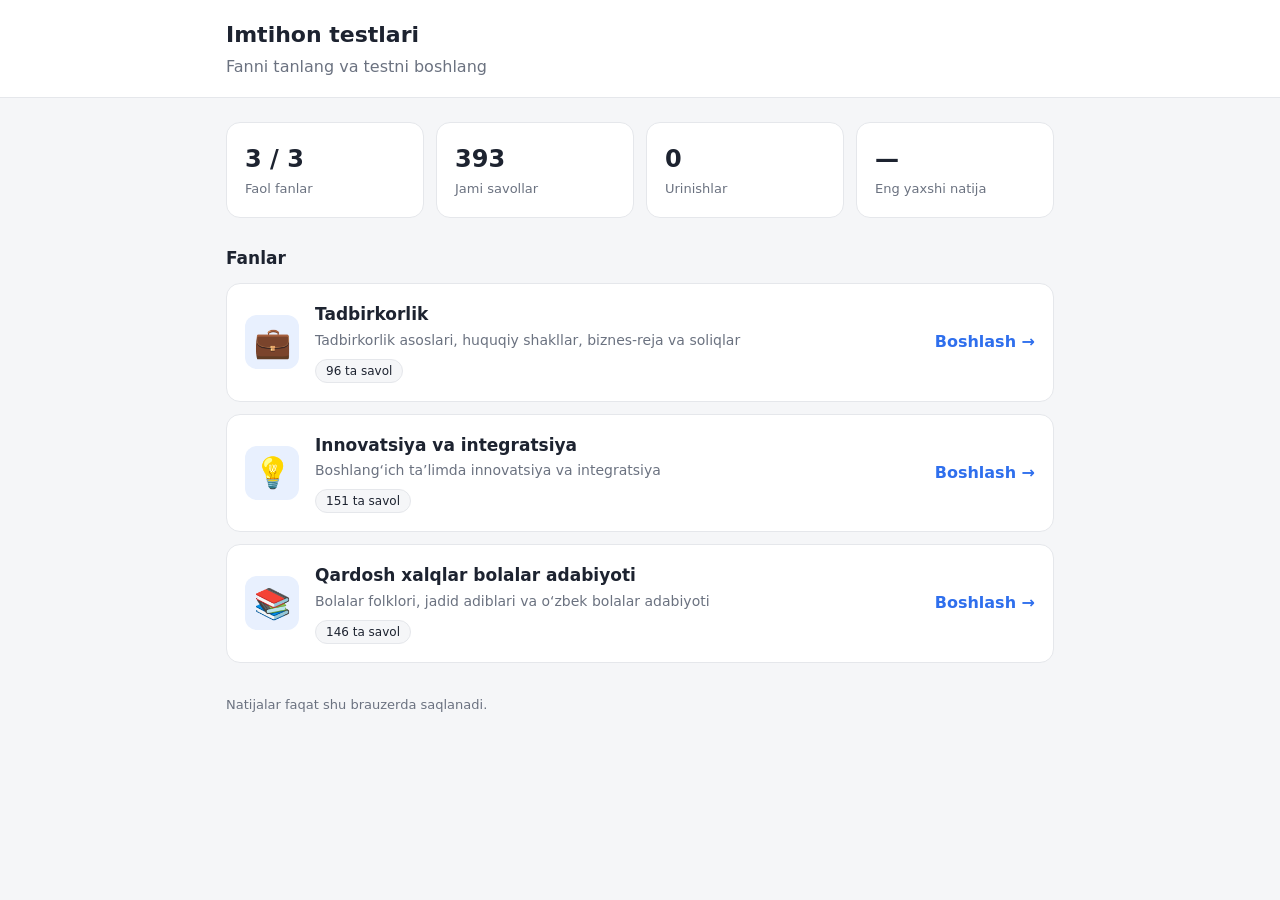
<file: index.html>
<!DOCTYPE html>
<html lang="uz">
<head>
<meta charset="UTF-8">
<meta name="viewport" content="width=device-width, initial-scale=1">
<title>Imtihon testlari — Dashboard</title>
<link rel="stylesheet" href="assets/style.css">
</head>
<body>
<header class="top">
  <div class="wrap">
    <h1>Imtihon testlari</h1>
    <p class="muted">Fanni tanlang va testni boshlang</p>
  </div>
</header>
<main class="wrap">
  <section id="stats" class="stats"></section>
  <h2 class="section-title">Fanlar</h2>
  <section id="subjects" class="grid"></section>
</main>
<footer class="wrap foot muted">Natijalar faqat shu brauzerda saqlanadi.</footer>
<script src="data/subjects.js"></script>
<script src="assets/dashboard.js"></script>
</body>
</html>
</file>
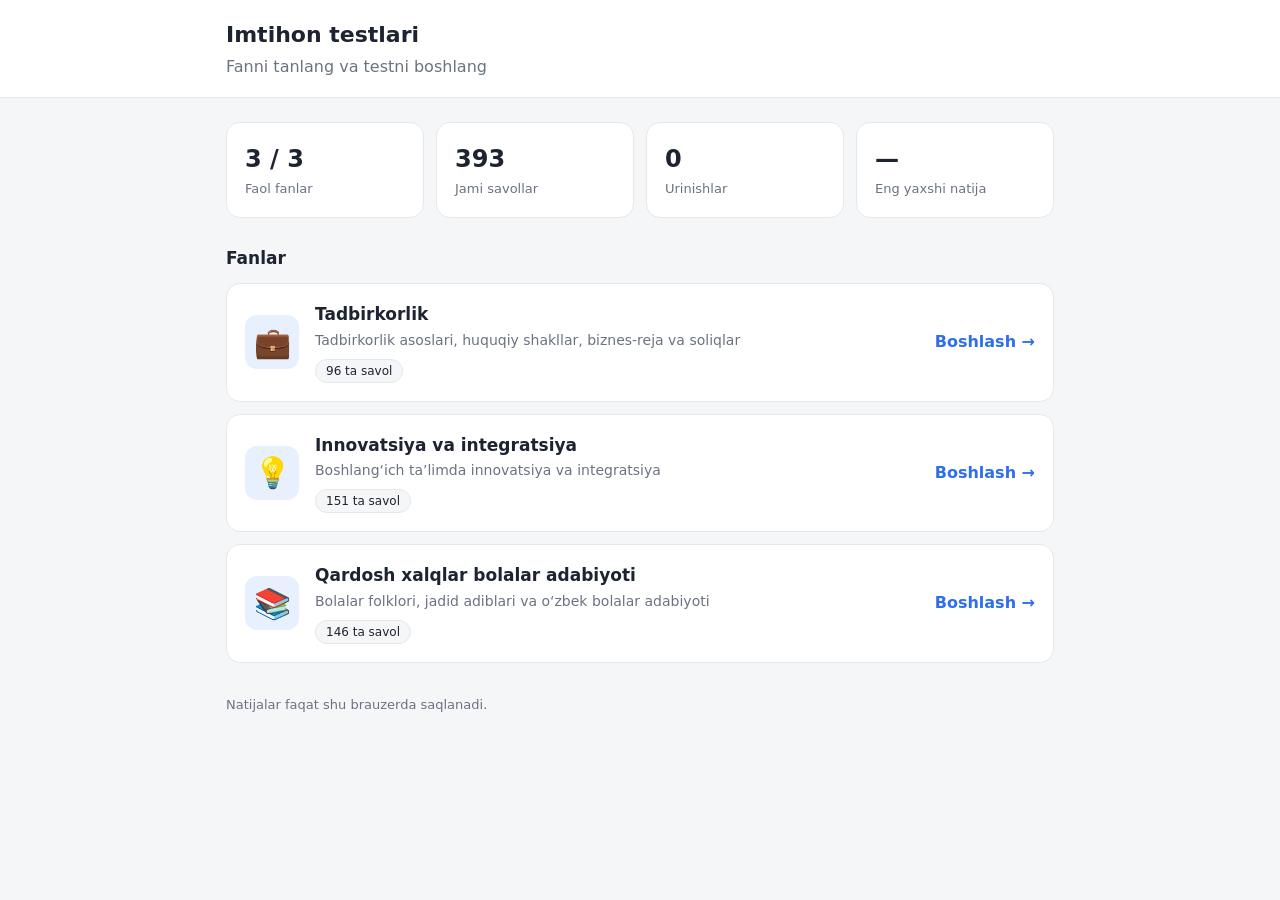
<file: test.html>
<!DOCTYPE html>
<html lang="uz">
<head>
<meta charset="UTF-8">
<meta name="viewport" content="width=device-width, initial-scale=1">
<title>Test</title>
<link rel="stylesheet" href="assets/style.css">
</head>
<body class="protected">
<header class="top">
  <div class="wrap top-row">
    <a href="index.html" class="back">← Dashboard</a>
    <h1 id="title">Test</h1>
    <div id="timer" class="timer hidden"></div>
  </div>
</header>
<main class="wrap">

  <!-- Sozlamalar -->
  <section id="setup" class="card setup">
    <h2>Test sozlamalari</h2>
    <p class="muted" id="setup-info"></p>
    <label>Savollar soni
      <select id="opt-count"></select>
    </label>
    <label>Vaqt chegarasi
      <select id="opt-time">
        <option value="0">Cheklanmagan</option>
        <option value="15">15 daqiqa</option>
        <option value="30">30 daqiqa</option>
        <option value="45">45 daqiqa</option>
        <option value="60">60 daqiqa</option>
      </select>
    </label>
    <label class="check"><input type="checkbox" id="opt-shuffle-q" checked> Savollarni aralashtirish</label>
    <label class="check"><input type="checkbox" id="opt-shuffle-o" checked> Javob variantlarini aralashtirish</label>
    <button id="start" class="btn primary">Testni boshlash</button>
  </section>

  <!-- Test -->
  <section id="quiz" class="hidden">
    <div class="progress-row">
      <span id="counter"></span>
      <span><span class="dot ok"></span><b id="live-ok">0</b> to'g'ri &nbsp; <span class="dot bad"></span><b id="live-bad">0</b> xato</span>
    </div>
    <div class="bar"><div id="bar-fill"></div></div>
    <article class="card question">
      <h2 id="q-text"></h2>
      <div id="options" class="options"></div>
      <div id="feedback" class="feedback hidden"></div>
    </article>
    <div class="nav-row">
      <button id="prev" class="btn">← Oldingi</button>
      <button id="finish" class="btn danger">Yakunlash</button>
      <button id="next" class="btn primary">Keyingi →</button>
    </div>
    <div id="palette" class="palette"></div>
  </section>

  <!-- Natija -->
  <section id="result" class="hidden">
    <div class="card result-card">
      <div id="score-ring" class="ring"><span id="score-pct"></span></div>
      <div>
        <h2 id="score-title"></h2>
        <div class="chips big">
          <span class="chip ok">To'g'ri: <b id="r-ok"></b></span>
          <span class="chip bad">Xato: <b id="r-bad"></b></span>
          <span class="chip">Javobsiz: <b id="r-skip"></b></span>
          <span class="chip">Vaqt: <b id="r-time"></b></span>
        </div>
        <div class="btns">
          <button id="retry" class="btn primary">Qaytadan</button>
          <button id="retry-wrong" class="btn">Faqat xatolarni ishlash</button>
          <a href="index.html" class="btn">Dashboard</a>
        </div>
      </div>
    </div>
    <div class="filter-row">
      <h2 class="section-title">Javoblar tahlili</h2>
      <div class="tabs">
        <button data-f="all" class="tab active">Hammasi</button>
        <button data-f="bad" class="tab">Xatolar</button>
        <button data-f="skip" class="tab">Javobsiz</button>
      </div>
    </div>
    <div id="review"></div>
  </section>
</main>
<script src="assets/protect.js"></script>
<script src="data/subjects.js"></script>
<script src="assets/test.js"></script>
</body>
</html>
</file>
<file: assets/style.css>
:root {
  --bg: #f5f6f8; --card: #fff; --text: #1d2330; --muted: #6b7280; --line: #e5e7eb;
  --accent: #2f6fed; --accent-soft: #e8f0fe;
  --ok: #16a34a; --ok-soft: #e7f6ec; --bad: #dc2626; --bad-soft: #fdecec; --warn-soft: #fff6e0;
  --radius: 14px;
}
@media (prefers-color-scheme: dark) {
  :root {
    --bg: #0f1218; --card: #171b23; --text: #e7e9ee; --muted: #9aa1ad; --line: #2a303b;
    --accent: #5b8dff; --accent-soft: #1d2a45;
    --ok: #34c06a; --ok-soft: #13291c; --bad: #f05252; --bad-soft: #321718; --warn-soft: #33290f;
  }
}
* { box-sizing: border-box; }
body { margin: 0; font-family: system-ui, -apple-system, "Segoe UI", Roboto, sans-serif; background: var(--bg); color: var(--text); line-height: 1.5; }
a { color: inherit; text-decoration: none; }
.wrap { max-width: 860px; margin: 0 auto; padding: 0 16px; }
.hidden { display: none !important; }
.muted { color: var(--muted); }
.top { background: var(--card); border-bottom: 1px solid var(--line); padding: 18px 0; margin-bottom: 24px; position: sticky; top: 0; z-index: 5; }
.top h1 { margin: 0; font-size: 22px; }
.top p { margin: 4px 0 0; }
.top-row { display: flex; align-items: center; gap: 16px; }
.top-row h1 { flex: 1; font-size: 19px; }
.back { color: var(--accent); font-weight: 600; white-space: nowrap; }
.timer { font-variant-numeric: tabular-nums; font-weight: 700; background: var(--accent-soft); color: var(--accent); padding: 4px 12px; border-radius: 99px; }
.timer.warn { background: var(--bad-soft); color: var(--bad); }
.card { background: var(--card); border: 1px solid var(--line); border-radius: var(--radius); padding: 18px; }
.section-title { font-size: 17px; margin: 28px 0 12px; }

/* Dashboard */
.stats { display: grid; grid-template-columns: repeat(4, 1fr); gap: 12px; }
.stat { display: flex; flex-direction: column; gap: 2px; }
.stat b { font-size: 24px; }
.stat span { font-size: 13px; }
.grid { display: grid; gap: 12px; }
.subject { display: flex; align-items: center; gap: 16px; transition: border-color .15s, transform .15s; }
a.subject:hover { border-color: var(--accent); transform: translateY(-1px); }
.subject.disabled { opacity: .55; }
.subj-icon { font-size: 30px; width: 54px; height: 54px; display: grid; place-items: center; background: var(--accent-soft); border-radius: 12px; flex: none; }
.subj-body { flex: 1; }
.subj-body h3 { margin: 0; font-size: 17px; }
.subj-body p { margin: 2px 0 8px; font-size: 14px; }
.go { color: var(--accent); font-weight: 600; white-space: nowrap; }
.chips { display: flex; flex-wrap: wrap; gap: 6px; }
.chip { font-size: 12px; padding: 2px 10px; border-radius: 99px; background: var(--bg); border: 1px solid var(--line); }
.chip.ok { background: var(--ok-soft); color: var(--ok); border-color: transparent; }
.chip.bad { background: var(--bad-soft); color: var(--bad); border-color: transparent; }
.chips.big .chip { font-size: 14px; padding: 4px 12px; }
.foot { padding: 32px 16px; font-size: 13px; }

/* Setup */
.setup { display: flex; flex-direction: column; gap: 14px; max-width: 520px; }
.setup h2 { margin: 0; }
.setup p { margin: 0; }
.setup label { display: flex; flex-direction: column; gap: 4px; font-weight: 600; font-size: 14px; }
.setup label.check { flex-direction: row; align-items: center; gap: 8px; font-weight: 400; }
select { font: inherit; padding: 8px 10px; border-radius: 10px; border: 1px solid var(--line); background: var(--card); color: var(--text); }

/* Buttons */
.btn { font: inherit; font-weight: 600; padding: 10px 18px; border-radius: 10px; border: 1px solid var(--line); background: var(--card); color: var(--text); cursor: pointer; display: inline-block; text-align: center; }
.btn:hover:not(:disabled) { border-color: var(--accent); }
.btn:disabled { opacity: .4; cursor: default; }
.btn.primary { background: var(--accent); border-color: var(--accent); color: #fff; }
.btn.danger { color: var(--bad); }
.btns { display: flex; flex-wrap: wrap; gap: 8px; margin-top: 14px; }

/* Quiz */
.progress-row { display: flex; justify-content: space-between; font-size: 14px; margin-bottom: 6px; }
.dot { display: inline-block; width: 9px; height: 9px; border-radius: 50%; margin-right: 3px; }
.dot.ok { background: var(--ok); } .dot.bad { background: var(--bad); }
.bar { height: 6px; background: var(--line); border-radius: 99px; overflow: hidden; margin-bottom: 16px; }
#bar-fill { height: 100%; width: 0; background: var(--accent); transition: width .25s; }
.question h2 { font-size: 18px; margin: 0 0 16px; font-weight: 600; }
.options { display: flex; flex-direction: column; gap: 10px; }
.opt { font: inherit; text-align: left; display: flex; gap: 12px; align-items: flex-start; padding: 12px 14px; border-radius: 12px; border: 1.5px solid var(--line); background: var(--card); color: var(--text); cursor: pointer; transition: border-color .12s, background .12s; }
.opt:hover:not(:disabled) { border-color: var(--accent); background: var(--accent-soft); }
.opt:disabled { cursor: default; }
.letter { flex: none; width: 26px; height: 26px; border-radius: 50%; display: grid; place-items: center; font-size: 13px; font-weight: 700; background: var(--bg); border: 1px solid var(--line); }
.opt.correct { border-color: var(--ok); background: var(--ok-soft); }
.opt.correct .letter { background: var(--ok); color: #fff; border-color: var(--ok); }
.opt.wrong { border-color: var(--bad); background: var(--bad-soft); }
.opt.wrong .letter { background: var(--bad); color: #fff; border-color: var(--bad); }
.opt:disabled:not(.correct):not(.wrong) { opacity: .6; }
.feedback { margin-top: 14px; padding: 10px 14px; border-radius: 10px; font-weight: 600; }
.feedback.ok { background: var(--ok-soft); color: var(--ok); }
.feedback.bad { background: var(--bad-soft); color: var(--bad); }
.feedback.warn { background: var(--warn-soft); color: var(--text); font-weight: 500; }
.nav-row { display: flex; justify-content: space-between; gap: 8px; margin: 16px 0; }
.palette { display: grid; grid-template-columns: repeat(auto-fill, minmax(38px, 1fr)); gap: 6px; margin-bottom: 40px; }
.cell { font: inherit; font-size: 13px; height: 36px; border-radius: 8px; border: 1px solid var(--line); background: var(--card); color: var(--text); cursor: pointer; }
.cell.ok { background: var(--ok); color: #fff; border-color: var(--ok); }
.cell.bad { background: var(--bad); color: #fff; border-color: var(--bad); }
.cell.current { outline: 2px solid var(--accent); outline-offset: 1px; }

/* Result */
.result-card { display: flex; gap: 24px; align-items: center; }
.result-card h2 { margin: 0 0 10px; }
.ring { flex: none; width: 120px; height: 120px; border-radius: 50%; display: grid; place-items: center; position: relative; }
.ring::before { content: ""; position: absolute; inset: 12px; border-radius: 50%; background: var(--card); }
.ring span { position: relative; font-size: 26px; font-weight: 800; }
.filter-row { display: flex; justify-content: space-between; align-items: center; flex-wrap: wrap; gap: 8px; }
.tabs { display: flex; gap: 4px; }
.tab { font: inherit; font-size: 13px; padding: 6px 12px; border-radius: 8px; border: 1px solid var(--line); background: var(--card); color: var(--text); cursor: pointer; }
.tab.active { background: var(--accent); border-color: var(--accent); color: #fff; }
.rev { margin-bottom: 10px; border-left: 4px solid var(--line); }
.rev.ok { border-left-color: var(--ok); } .rev.bad { border-left-color: var(--bad); }
.rev-head { display: flex; justify-content: space-between; gap: 10px; align-items: flex-start; }
.rev ul { list-style: none; padding: 0; margin: 10px 0 0; display: flex; flex-direction: column; gap: 4px; font-size: 14px; }
.rev li { padding: 4px 10px; border-radius: 8px; }
.rev li.correct { background: var(--ok-soft); color: var(--ok); font-weight: 600; }
.rev li.wrong { background: var(--bad-soft); color: var(--bad); }
.rev em { font-weight: 400; font-size: 12px; }

@media (max-width: 600px) {
  .stats { grid-template-columns: repeat(2, 1fr); }
  .result-card { flex-direction: column; text-align: center; }
  .result-card .chips, .result-card .btns { justify-content: center; }
  .go { display: none; }
  .nav-row .btn { padding: 10px 12px; }
}

/* ===== Himoya ===== */
body.protected { -webkit-user-select: none; user-select: none; -webkit-touch-callout: none; -webkit-tap-highlight-color: transparent; }
body.protected img { pointer-events: none; }
body.shielded > header, body.shielded > main { filter: blur(24px); visibility: hidden; }
#guard { position: fixed; inset: 0; z-index: 9999; background: var(--bg); display: none; align-items: center; justify-content: center; padding: 24px; }
.guard-box { max-width: 420px; text-align: center; background: var(--card); border: 1px solid var(--line); border-radius: var(--radius); padding: 28px 24px; }
.guard-icon { font-size: 40px; }
.guard-box p { margin: 10px 0 18px; }
@media print { body * { display: none !important; } body::after { content: "Chop etish taqiqlangan"; } }

/* Ko'p qatorli savollar (moslashtirish, tartiblash) */
#q-text, .rev-head b { white-space: pre-line; }
</file>
